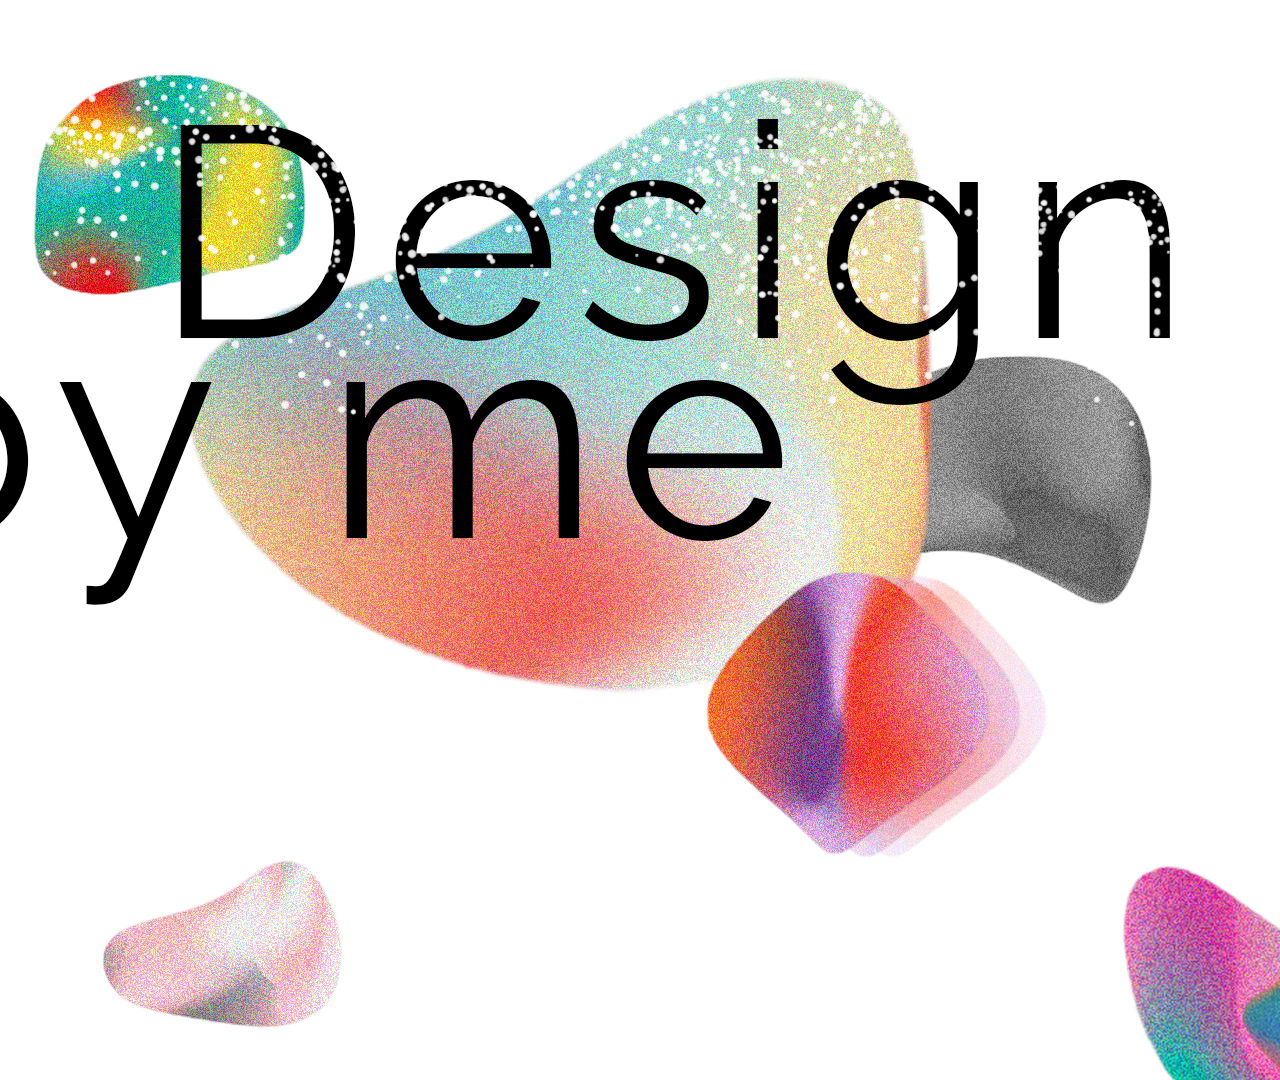
<file: index.html>
<!doctype html>
<html lang="ko">
<head>
    <meta charset="utf-8">
    <title>SU DESIGN</title>
    <link rel="stylesheet" href="index.css">
    <link rel="icon" href="icon.png">
</head>
<body>
    <a href="mainpage.html"><div class="slider"></div></a>
</body>
</html>
</file>
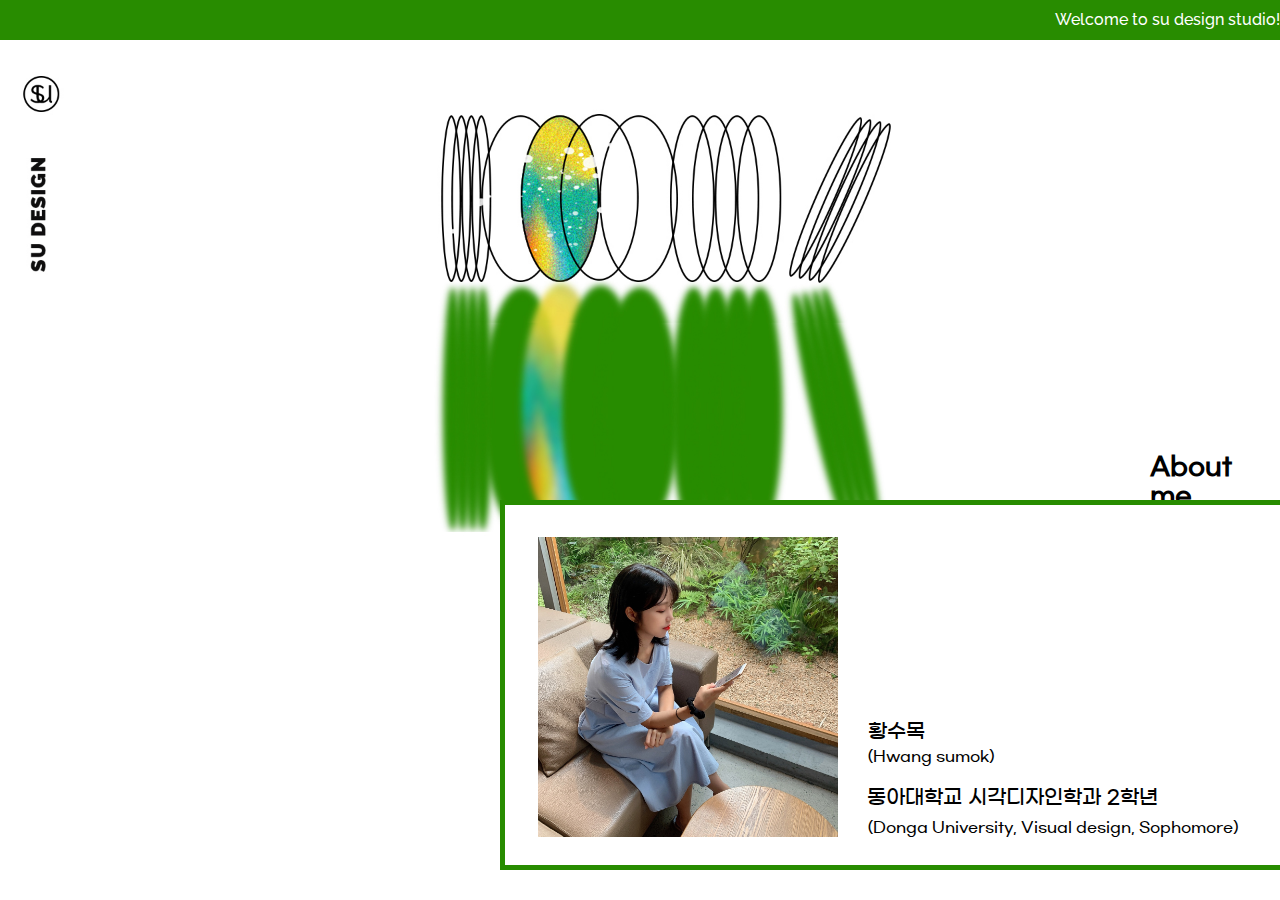
<file: about.html>
<!doctype html>
<html lang="ko">
<head>
    <meta charset="utf-8">
    <title>SU DESIGN</title>
    <link rel="stylesheet" href="about.css">
    <link rel="stylesheet" href="banner.css">
    <link rel="icon" href="icon.png">
</head>
<body>
    <header>
        <div class="line">
            <p class="top"> Welcome to su design studio!</p>
        </div>
        <div class="header-container">
          <nav class="nav-container">
            <ul>
              <li><a href="about.html">ABOUT</a></li>
              <li><a href="work.html">WORK</a></li>
              <li><a href="contact.html">CONTACT</a></li>
            </ul>
          </nav>
          <h1>About me</h1><br>
          <div class="introduce">
            <img src="me.jpeg" alt="디자이너 황수목 사진">
            <div class="content"><p1>황수목</p1><br><p2>(Hwang sumok)</p2><br>
            <p3>동아대학교 시각디자인학과 2학년</p3><br><p4>(Donga University, Visual design, Sophomore)</p4></div>
          </div>
        </div>
    </header>
</body>
</html>
</file>
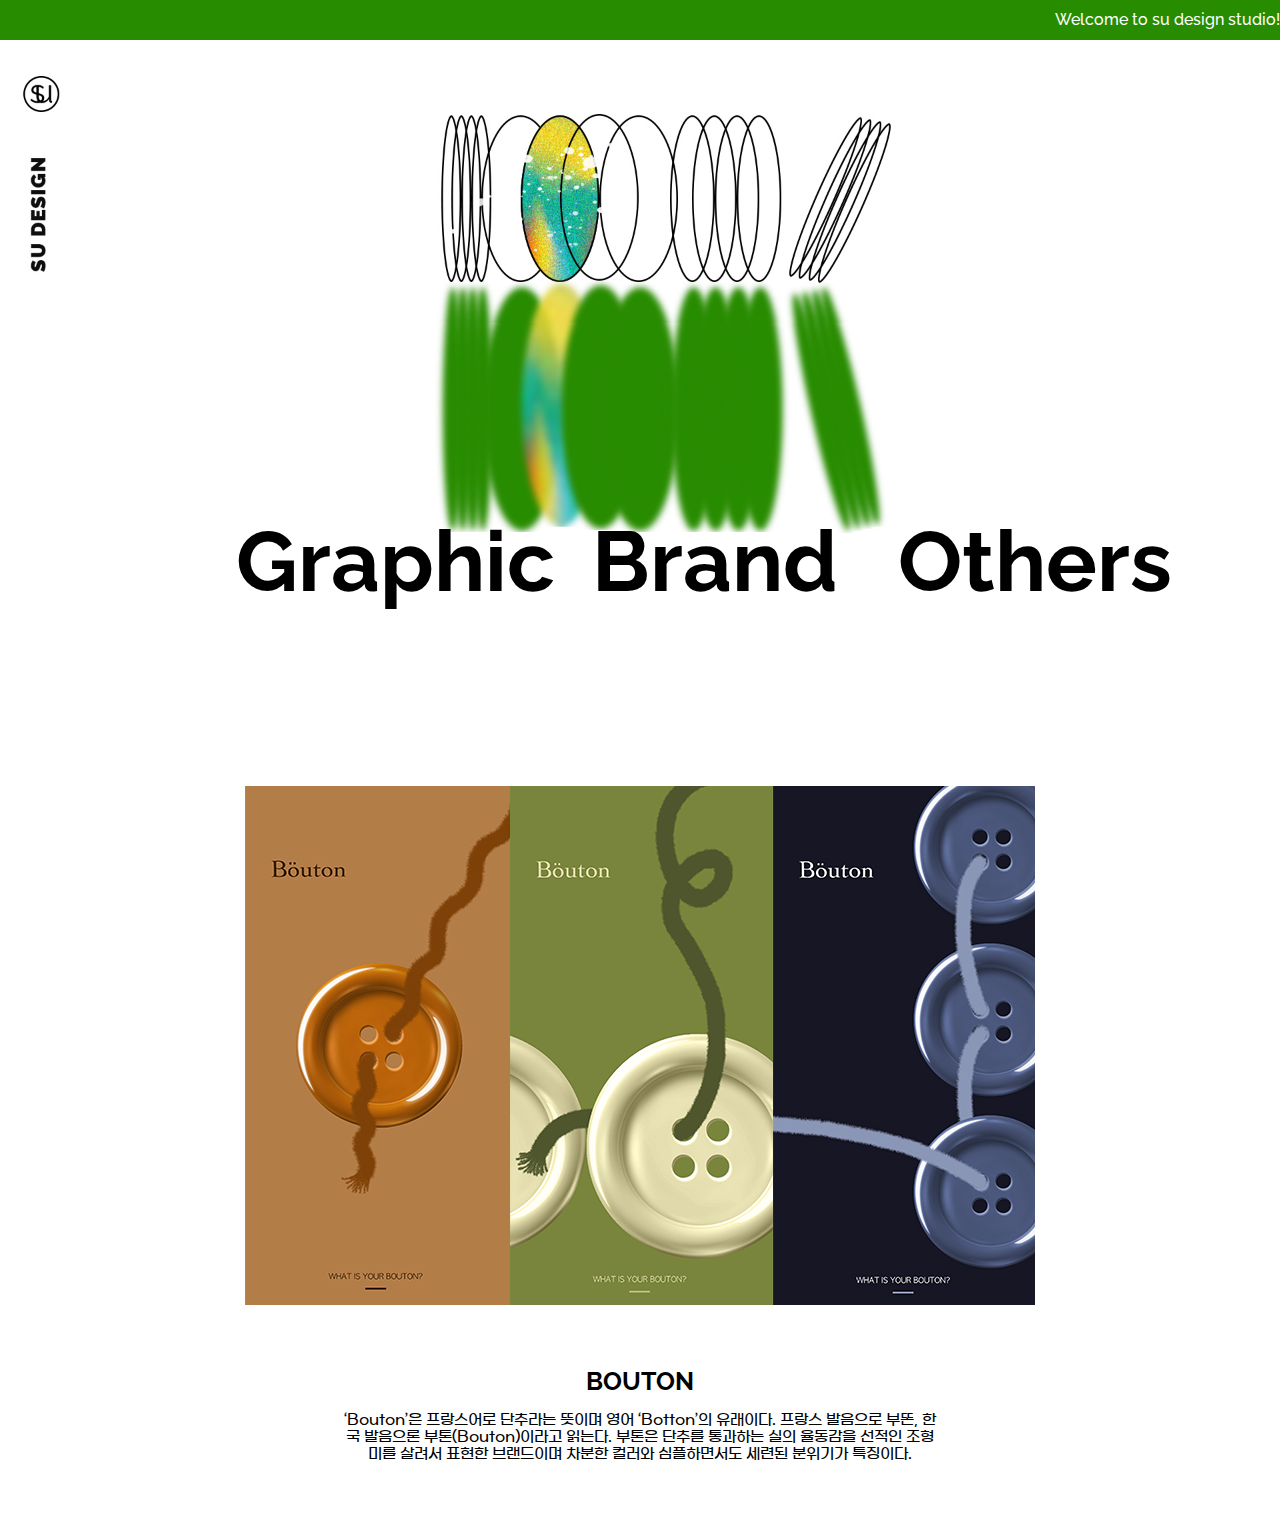
<file: brand.html>
<!doctype html>
<html lang="ko">
<head>
    <meta charset="utf-8">
    <title>SU DESIGN</title>
    <link rel="stylesheet" href="brand.css">
    <link rel="stylesheet" href="banner.css">
    <link rel="icon" href="icon.png">
</head>
<body>
    <header>
        <div class="line">
            <p class="top"> Welcome to su design studio!</p>
        </div>
        <div class="header-container">
          <nav class="top-navi">
            <ul>
              <li><a href="about.html">ABOUT</a></li>
              <li><a href="work.html">WORK</a></li>
              <li><a href="contact.html">CONTACT</a></li>
            </ul>
          </nav>  
         <div id="banner2">
          <nav class="low-navi">
                <ul>
                   <li><a href="graphic.html" class="graphic">Graphic</a></li>
                   <li><a href="brand.html" class="brand">Brand</a></li>
                   <li><a href="others.html" class="icon">Others</a></li>
                </ul>
            </nav>
         </div>
        </div>
    </header>
    <div class="section">
        <div class="slider"></div>
        <br><br>
        <center><p class="bouton">BOUTON</p>
        <p class="content">‘Bouton’은 프랑스어로 단추라는 뜻이며 영어 ‘Botton’의 유래이다. 프랑스 발음으로 부똔, 한국 발음으론 부톤(Bouton)이라고 읽는다. 부톤은 단추를 통과하는 실의 율동감을 선적인 조형미를 살려서 표현한 브랜드이며 차분한 컬러와 심플하면서도 세련된 분위기가 특징이다. </p></center>
    </div>
</body>
</html>
</file>
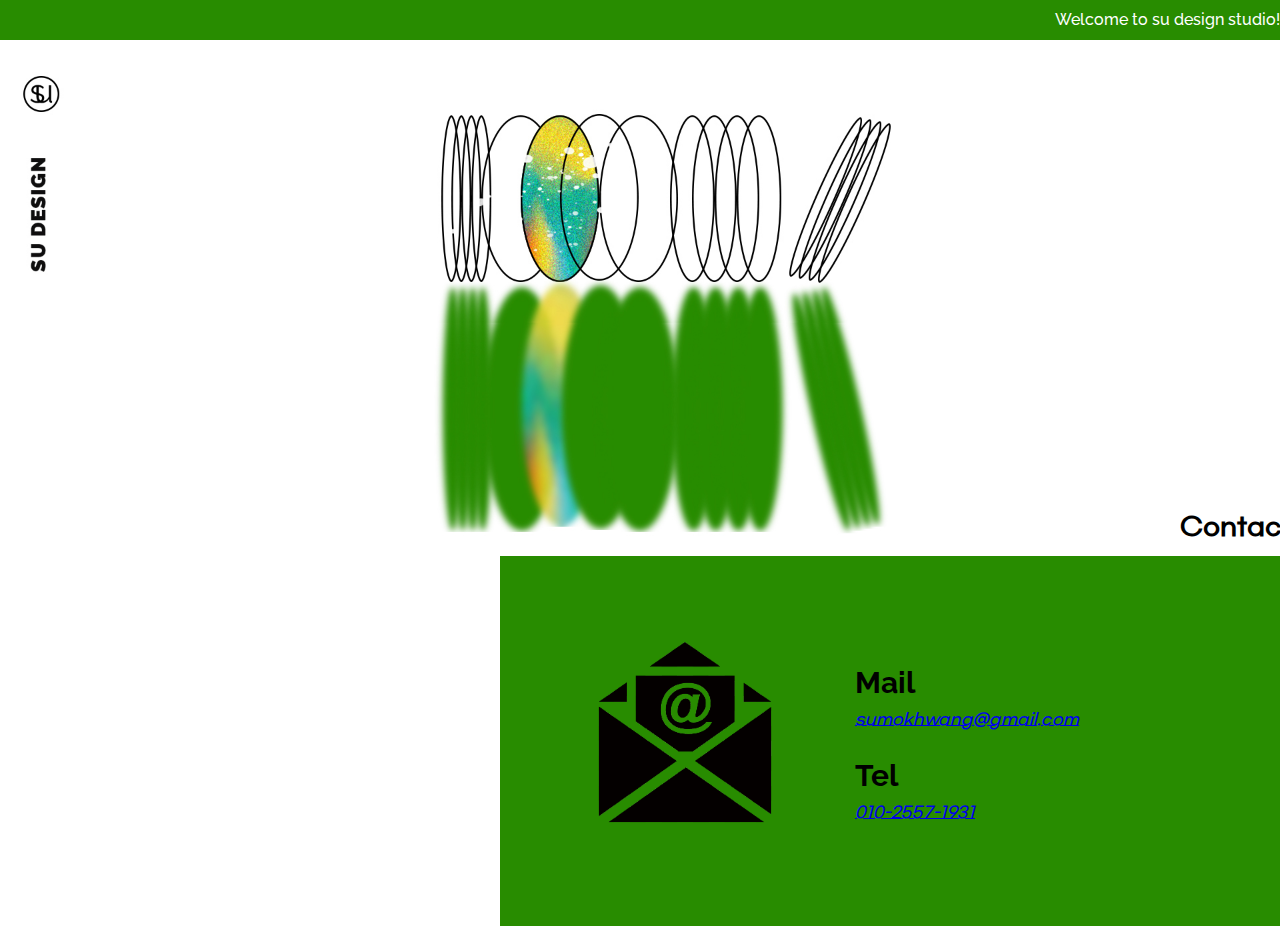
<file: contact.html>
<!doctype html>
<html lang="ko">
<head>
    <meta charset="utf-8">
    <title>SU DESIGN</title>
    <link rel="stylesheet" href="contact.css">
    <link rel="stylesheet" href="banner.css">
    <link rel="icon" href="icon.png">
</head>
<body>
    <header>
        <div class="line">
            <p class="top"> Welcome to su design studio!</p>
        </div>
        <div class="header-container">
          <nav class="nav-container">
            <ul>
              <li><a href="about.html">ABOUT</a></li>
              <li><a href="work.html">WORK</a></li>
              <li><a href="contact.html">CONTACT</a></li>
            </ul>
          </nav>
          <h1>Contact</h1><br>
          <div class="introduce">
            <div class="content">
                <img src="call img.png" width="300">
                <p class="mail">Mail</p>
                <a href="mailto:sumoghwang@gmail.com">sumokhwang@gmail.com</a>
                <p class="phone">Tel</p>
                <a href="tel:010-2557-1931">010-2557-1931</a>
            </div>
          </div>
        </div>
    </header>
</body>
</html>
</file>
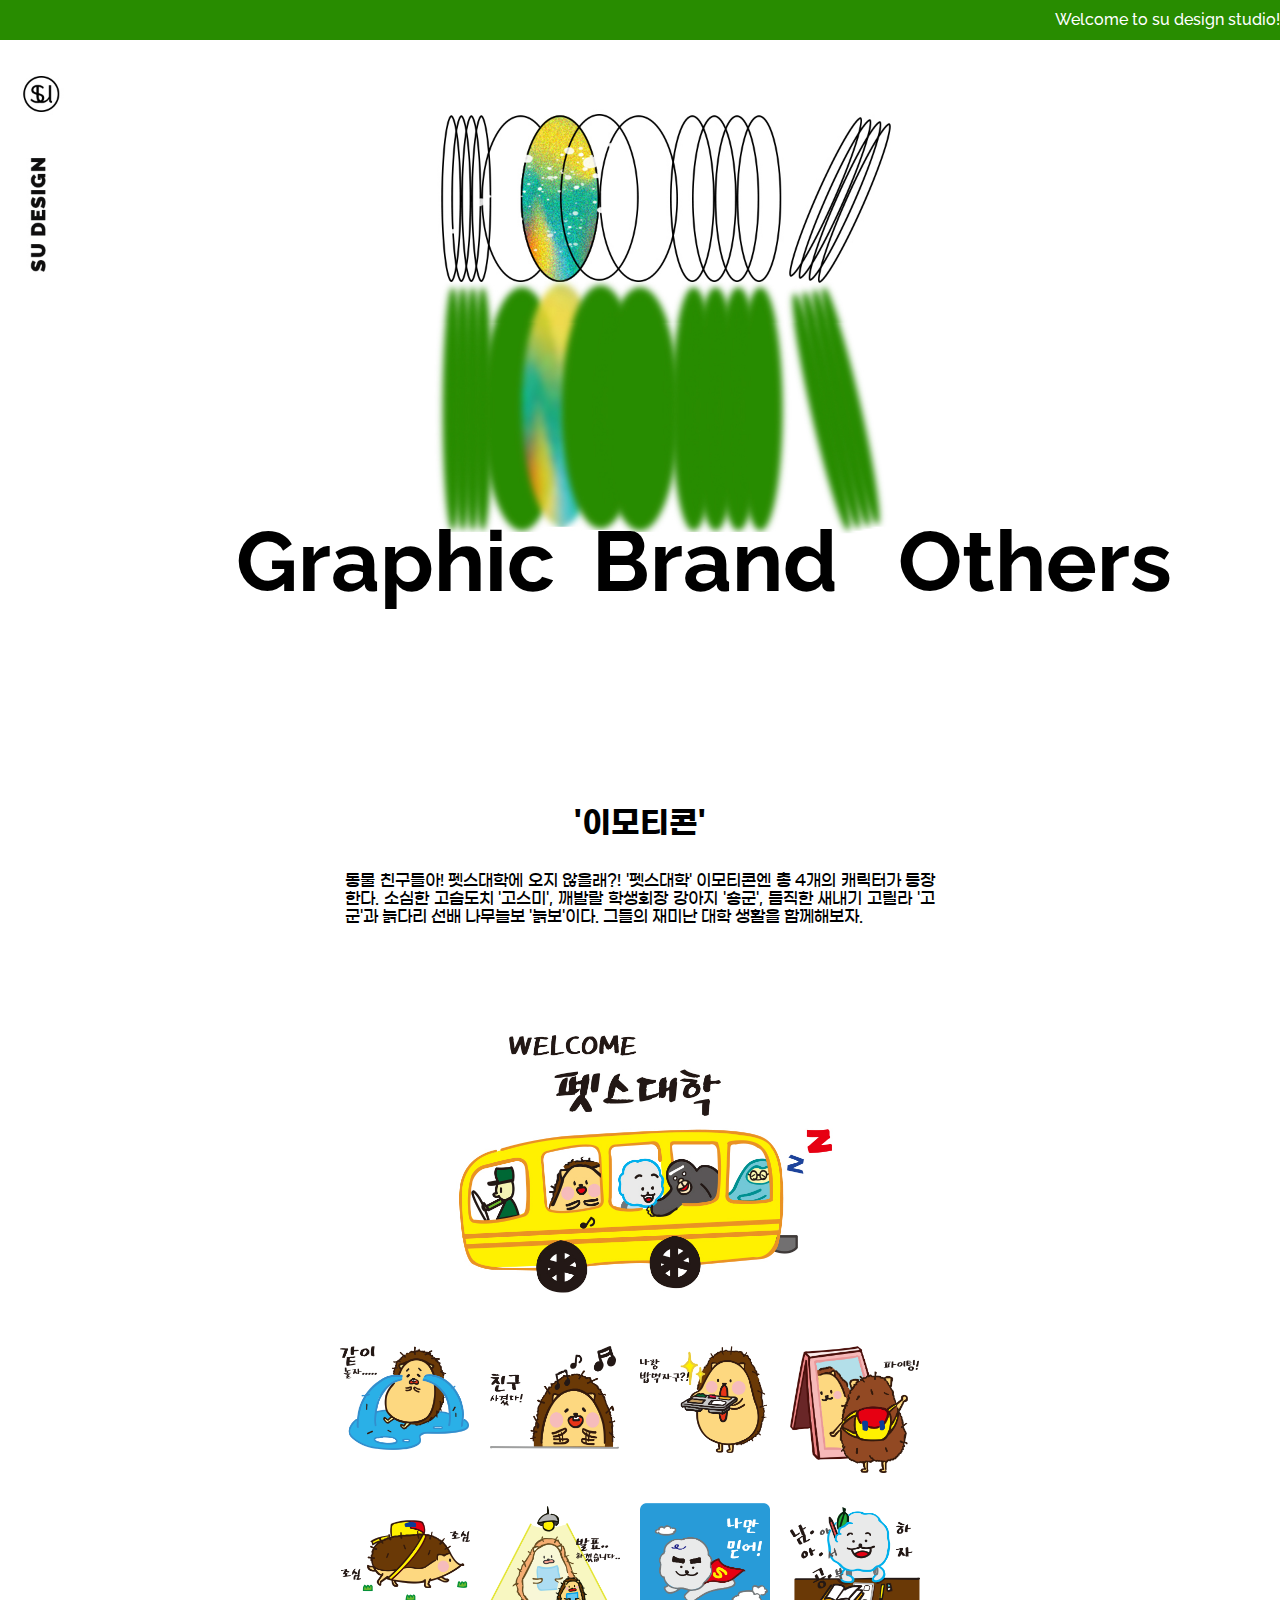
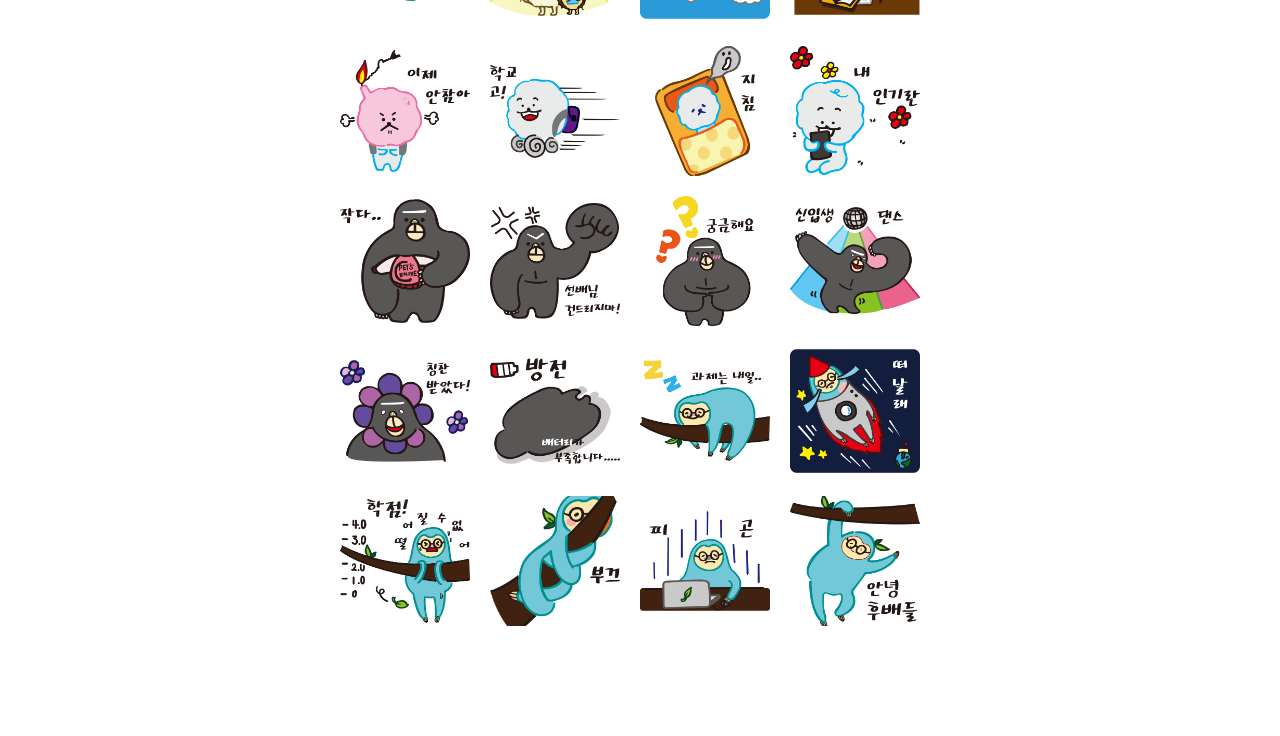
<file: others.html>
<!doctype html>
<html lang="ko">
<head>
    <meta charset="utf-8">
    <title>SU DESIGN</title>
    <link rel="stylesheet" href="others.css">
    <link rel="stylesheet" href="banner.css">
    <link rel="icon" href="icon.png">
</head>
<body>
    <header>
        <div class="line">
            <p class="top"> Welcome to su design studio!</p>
        </div>
        <div class="header-container">
          <nav class="top-navi">
            <ul>
              <li><a href="about.html">ABOUT</a></li>
              <li><a href="work.html">WORK</a></li>
              <li><a href="contact.html">CONTACT</a></li>
            </ul>
          </nav>  
         <div id="banner2">
          <nav class="low-navi">
                <ul>
                   <li><a href="graphic.html" class="graphic">Graphic</a></li>
                   <li><a href="brand.html" class="brand">Brand</a></li>
                   <li><a href="others.html" class="icon">Others</a></li>
                </ul>
            </nav>
         </div>
        </div>
    </header>
    <div class="emoticon-section">
        <center>
        <p class="top-head">'이모티콘'</p>
        <p class="emo-contents">동물 친구들아! 펫스대학에 오지 않을래?! '펫스대학' 이모티콘엔 총 4개의 캐릭터가 등장한다. 소심한 고슴도치 '고스미', 깨발랄 학생회장 강아지 '숑군', 듬직한 새내기 고릴라 '고군'과 늙다리 선배 나무늘보 '늙보'이다. 그들의 재미난 대학 생활을 함께해보자.</p><br><br><br><br><br>
        <img src="pets%20logo.jpg" width="400">
        <br><br>
        <div class="emo">
        <ul class="transform_gogun">
            <li class="gogun" id="gogun1"></li>
            <li class="gogun" id="gogun2"></li>
            <li class="gogun" id="gogun3"></li>
            <li class="gogun" id="gogun4"></li>
        </ul>
        <ul class="transform_gogun">
            <li class="gogun" id="gogun5"></li>
            <li class="gogun" id="gogun6"></li>
            <li class="gogun" id="shongun1"></li>
            <li class="gogun" id="shongun2"></li>
        </ul>
        <ul class="transform_gogun">
            <li class="gogun" id="shongun3"></li>
            <li class="gogun" id="shongun4"></li>
            <li class="gogun" id="shongun5"></li>
            <li class="gogun" id="shongun6"></li>
        </ul>
        <ul class="transform_gogun">
            <li class="gogun" id="gogogun1"></li>
            <li class="gogun" id="gogogun2"></li>
            <li class="gogun" id="gogogun3"></li>
            <li class="gogun" id="gogogun4"></li>
        </ul>
        <ul class="transform_gogun">
            <li class="gogun" id="gogogun5"></li>
            <li class="gogun" id="gogogun6"></li>
            <li class="gogun" id="nulkbo1"></li>
            <li class="gogun" id="nulkbo2"></li>
        </ul>
        <ul class="transform_gogun">
            <li class="gogun" id="nulkbo3"></li>
            <li class="gogun" id="nulkbo4"></li>
            <li class="gogun" id="nulkbo5"></li>
            <li class="gogun" id="nulkbo6"></li>
        </ul>
        </div>
        </center>
    </div>
</body>
    <div class="blank"></div>
</html>
</file>
<file: index.css>
body{
    margin: 0;
    padding: 0;
    background: #313131;
}

.slider{
    width: 1920px;
    height: 1080px;
    background-image: url(main1.jpg); 
    background-size: cover;
    margin: 0;
    animation:  slide 20s infinite;
    
}

@keyframes slide{
    25%{
        background: url(main1.jpg);
    }
    50%{
        background: url(main2.jpg);
    }
    75%{
        background: url(main1.jpg);
    }
    100%{
        background: url(main2.jpg);
    }
}
</file>
<file: about.css>
.nav-container{
    display: block;
    width: 100%;
    margin: 0;
    padding: 0 auto;
}

nav ul{
    list-style: none;
    overflow: hidden;
    padding-top: 20px;
    padding-left: 1440px;
}

nav li{
    display: block;
    float: left;
    width: 30%;
    text-align: center;
}

nav ul li a{
    text-decoration: none;
    color: black;
    font-family: Raleway-Medium;
}

@font-face{
    font-family: GmarketSansTTFMedium;
    src: url('GmarketSansTTFMedium.ttf');
    font-weight: normal;
}

.introduce{
    display: inline-block;
    background: white;
    width: 800px;
    position: absolute;
    height: 360px;
    left: 500px;
    top: 500px;
    border-image-width: auto;
    border: 5px solid #288c00;
    clear: both;
}

.introduce img{
    width: 300px;
    float: left;
    padding-left: 33px;
    padding-top: 32px
}

h1{
    font-family: GmarketSansTTFMedium;
    padding-left: 1150px;
    padding-top: 340px;
    font-size: 25px;
}

.content p1{
    float: left;
    padding-top: 215px;
    padding-left: 30px;
    font-size: 20px;
    font-family: GmarketSansTTFMedium;
}

.content p2{
    float: left;
    padding-top: 225px;
    margin-left: -57px;
    font-family: GmarketSansTTFMedium;
    font-size: 15px;
}

.content p3{
    float: left;
    padding-top: 245px;
    font-size: 20px;
    font-family: GmarketSansTTFMedium;
    margin-left: -127px
}

.content p4{
    float: left;
    padding-top: 10px;
    font-family: GmarketSansTTFMedium;
    font-size: 15px;
    margin-left: 30px
}

a:hover{
    color: dodgerblue;
}
</file>
<file: banner.css>
body{
    padding: 0;
    margin: 0;
    height: 800px;
}

.line{
    width: 100%;
    height: 40px;
    background-color: #288c00; 
}

.header-container{
    display: block;
    width: 100%;
    height: 700px;
    margin: 0 auto;
    background-image: url("main%20banner%20bg.jpg");
    background-size: cover;
    background-repeat: no-repeat;
}

@font-face{
    font-family:Raleway-Medium;
    src: url('Raleway-Medium.ttf');
    font-weight: normal;
}

.top{
    padding-top: 10px; 
    margin: 0;
    color: white;
    font-family: Raleway-Medium;;
    position: absolute;
    right: 0;
    animation: move infinite linear 20s;
     display: block;
    text-align: right;
    width: 100%;
}

@keyframes move {
    100% {right: 100%;}
    0% {right: -50%;}
}
</file>
<file: brand.css>
.header-container{
    display: block;
    width: 100%;
    height: 900px;
    margin: 0 auto;
    background-image: url("main%20banner%20bg.jpg");
    background-size: 100%;
    background-repeat: no-repeat
}

.header-container .top-navi{
    display: block;
    width: 100%;
    margin: 0;
    padding: 0 auto;
}

.header-container .top-navi ul{
    list-style: none;
    overflow: hidden;
    padding-top: 20px;
    padding-left: 1440px;
}

.header-container .top-navi li{
    display: block;
    float: left;
    width: 30%;
    text-align: center;
}

.header-container .top-navi ul li a{
    text-decoration: none;
    color: black;
    font-family: Raleway-Medium;
}

@font-face{
    font-family:Raleway-Bold;
    src: url('Raleway-Bold.ttf');
    font-weight: normal;
}

#banner2{
    padding-top: 400px;
}

#banner2 .low-navi{
    display: block;
    width: 100%;
    margin: 0;
    padding-left: 235px;
}

#banner2 .low-navi ul{
    list-style: none;
    overflow: hidden;
    padding: 0;
    margin: 0;
}

#banner2 .low-navi li{
    display: block;
    float: left;
    width: 25%;
    text-align: center
}

#banner2 .low-navi ul li a{
    text-decoration: none;
    color: black;
    font-family: Raleway-Bold;
    font-size: 85px;
    font-weight: bolder;
}

.slider{
    width: 790px;
    height: 519px;
    background-image: url(slide1.jpg);
    margin: 0 auto;
    margin-top: 30px;
    animation: slide 15s infinite;
}

@keyframes slide{
    25%{
        background: url(slide2.jpg)
    }
    50%{
        background: url(slide3.jpg)
    }
    75%{
        background: url(slide4.jpg)
    }
    100%{
        background: url(slide1.jpg)
    }
}

.section{
    width: 100%;
    height: 750px;
}

@font-face{
    font-family: GmarketSansTTFMedium;
    src: url('GmarketSansTTFMedium.ttf');
}

@font-face{
    font-family: GmarketSansTTFLight;
    src: url('GmarketSansTTFLight.ttf');
}

.bouton{
    font-family: Raleway-Bold;
    font-weight: bold;
    font-size: 25px;
}

.content{
    width: 600px;
    font-family: GmarketSansTTfMedium;
    font-size: 15px;
    margin-top: -10px
}

.header-container .top-navi a:hover{
    color: dodgerblue;
}
</file>
<file: contact.css>
.header-container{
    display: block;
    width: 100%;
    height: 900px;
    margin: 0 auto;
    background-image: url("main%20banner%20bg.jpg");
    background-size: 100%;
    position: relative;
    background-repeat: no-repeat;
}

.nav-container{
    display: block;
    width: 100%;
    margin: 0;
    padding: 0 auto;
}

nav ul{
    list-style: none;
    overflow: hidden;
    padding-top: 20px;
    padding-left: 1440px;
}

nav li{
    display: block;
    float: left;
    width: 30%;
    text-align: center;
}

nav ul li a{
    text-decoration: none;
    color: black;
    font-family: Raleway-Medium;
}

@font-face{
    font-family:Raleway-Medium;
    src: url('Raleway-Medium.ttf');
    font-weight: normal;
}

@font-face{
    font-family: GmarketSansTTFMedium;
    src: url('GmarketSansTTFMedium.ttf');
    font-weight: normal;
}

@font-face{
    font-family:Raleway-Bold;
    src: url('Raleway-Bold.ttf');
    font-weight: normal;
}

.introduce{
    display: inline-block;
    background: #288c00;
    width: 800px;
    position: absolute;
    height: 360px;
    left: 500px;
    top: 500px;
    border-image-width: auto;
    border: 5px solid #288c00;
    clear: both;
}

h1{
    font-family: GmarketSansTTFMedium;
    padding-left: 1180px;
    padding-top: 400px;
    font-size: 25px;
}

.introduce .content .mail{
    font-size: 30px;
    font-family: Raleway-Bold;
    margin-top: -230px;
    margin-left: 350px;
    margin-bottom: 10px;
}

.introduce .content .phone{
    font-size: 30px;
    font-family: Raleway-Bold;
    margin-left: 350px;
    margin-bottom: 10px;
}

.introduce .content img{
    margin-left: 30px;
    margin-top: 30px;
}

.introduce .content a{
    margin-left: 350px;
    padding: 0;
    font-family: GmarketSansTTFMedium;
    font-style: italic;
}

a:hover{
    color: dodgerblue;
}
</file>
<file: others.css>
.header-container{
    display: block;
    width: 100%;
    height: 900px;
    margin: 0 auto;
    background-image: url("main%20banner%20bg.jpg");
    background-size: 100%;
    background-repeat: no-repeat
}

.header-container .top-navi{
    display: block;
    width: 100%;
    margin: 0;
    padding: 0 auto;
}
.header-container .top-navi ul{
    list-style: none;
    overflow: hidden;
    padding-top: 20px;
    padding-left: 1440px;
}

.header-container .top-navi li{
    display: block;
    float: left;
    width: 30%;
    text-align: center;
}

.header-container .top-navi ul li a{
    text-decoration: none;
    color: black;
    font-family: Raleway-Medium;
}

@font-face{
    font-family:Raleway-Bold;
    src: url('Raleway-Bold.ttf');
    font-weight: normal;
}

#banner2{
    padding-top: 400px;
}

#banner2 .low-navi{
    display: block;
    width: 100%;
    margin: 0;
    padding-left: 235px;
}

#banner2 .low-navi ul{
    list-style: none;
    overflow: hidden;
    padding: 0;
    margin: 0;
}

#banner2 .low-navi li{
    display: block;
    float: left;
    width: 25%;
    text-align: center
}

#banner2 .low-navi ul li a{
    text-decoration: none;
    color: black;
    font-family: Raleway-Bold;
    font-size: 85px;
    font-weight: bolder;
}

.section{
    width: 100%;
    height: 750px;
}

@font-face{
    font-family: GmarketSansTTFMedium;
    src: url('GmarketSansTTFMedium.ttf');
}

@font-face{
    font-family: GmarketSansTTFBold;
    src: url('GmarketSansTTFBold.ttf');
}

.top-head{
    font-family: GmarketSansTTFBold;
    font-size: 30px;
    margin-top: 50px;
}

.emo-contents{
    margin-top: 20px;
    width: 590px;
    text-align: justify;
    font-family: GmarketSansTTFMedium;
}

.emo{
    width: 700px;
    margin-top: 20px;
    margin-bottom: 1000px;
}

.transform_gogun{
    margin: 0 auto;
}

.gogun{
    float: left;
    display: block;
    width: 130px;
    height: 130px;
    margin: 10px;
}

.transform_gogun .gogun:hover{
    transform: perspective(500px) translateZ(100px);
    transition: transform 0.3s linear;
}

#gogun1{
    background: url(gogun1.png);
    background-size: 99%;
    background-repeat: no-repeat;
}

#gogun2{
    background: url(gogun2.png);
    background-size: 99%;
    vertical-align: middle;
    background-repeat: no-repeat;
    
    
}

#gogun3{
    background: url(gogun3.png);
    background-size: 98%;
    
    background-repeat: no-repeat;
}

#gogun4{
    background: url(gogun4.png);
    background-size: 99%;
    background-repeat: no-repeat;
    
}

#gogun5{
    background: url(gogun5.png);
    background-size: 99%;
    background-repeat: no-repeat;
    background-position: center;
}

#gogun6{
    background: url(gogun6.png);
    background-size: 100%;
    background-repeat: no-repeat;
    background-position: center;
}

#shongun1{
    background: url(shongun1.png);
    background-size: 100%;
    background-repeat: no-repeat;
    background-position: center;
}

#shongun2{
    background: url(shongun2.png);
    background-size: 100%;
    background-repeat: no-repeat;
    background-position: center;
}

#shongun3{
    background: url(shongun3.png);
    background-size: 100%;
    background-repeat: no-repeat;
    background-position: center;
}

#shongun4{
    background: url(shongun4.png);
    background-size: 100%;
    background-repeat: no-repeat;
    background-position: center;
}

#shongun5{
    background: url(shongun5.png);
    background-size: 77%;
    background-repeat: no-repeat;
    background-position: center;
}
#shongun6{
    background: url(shongun6.png);
    background-size: 100%;
    background-repeat: no-repeat;
    background-position: center;
}

#gogogun1{
    background: url(gogogun1.png);
    background-size: 100%;
    background-repeat: no-repeat;
    background-position: center;
}

#gogogun2{
    background: url(gogogun2.png);
    background-size: 100%;
    background-repeat: no-repeat;
    background-position: center;
}

#gogogun3{
    background: url(gogogun3.png);
    background-size: 75%;
    background-repeat: no-repeat;
    background-position: center;
}

#gogogun4{
    background: url(gogogun4.png);
    background-size: 100%;
    background-repeat: no-repeat;
    background-position: center;
}

#gogogun5{
    background: url(gogogun5.png);
    background-size: 100%;
    background-repeat: no-repeat;
    background-position: center;
}

#gogogun6{
    background: url(gogogun6.png);
    background-size: 100%;
    background-repeat: no-repeat;
    background-position: center;
}

#nulkbo1{
    background: url(nulkbo1.png);
    background-size: 100%;
    background-repeat: no-repeat;
    background-position: center;
}

#nulkbo2{
    background: url(nulkbo2.png);
    background-size: 100%;
    background-repeat: no-repeat;
    background-position: center;
}

#nulkbo3{
    background: url(nulkbo3.png);
    background-size: 100%;
    background-repeat: no-repeat;
    background-position: center;
}

#nulkbo4{
    background: url(nulkbo4.png);
    background-size: 100%;
    background-repeat: no-repeat;
    background-position: center;
}

#nulkbo5{
    background: url(nulkbo5.png);
    background-size: 100%;
    background-repeat: no-repeat;
    background-position: center;
}

#nulkbo1{
    background: url(nulkbo1.png);
    background-size: 100%;
    background-repeat: no-repeat;
    background-position: center;
}

#nulkbo6{
    background: url(nulkbo6.png);
    background-size: 100%;
    background-repeat: no-repeat;
    background-position: center;
}

.header-container .top-navi a:hover{
    color: dodgerblue;
}

.blank{
    height: 20px;
}

.top-head{
    font-family: 
}
</file>
